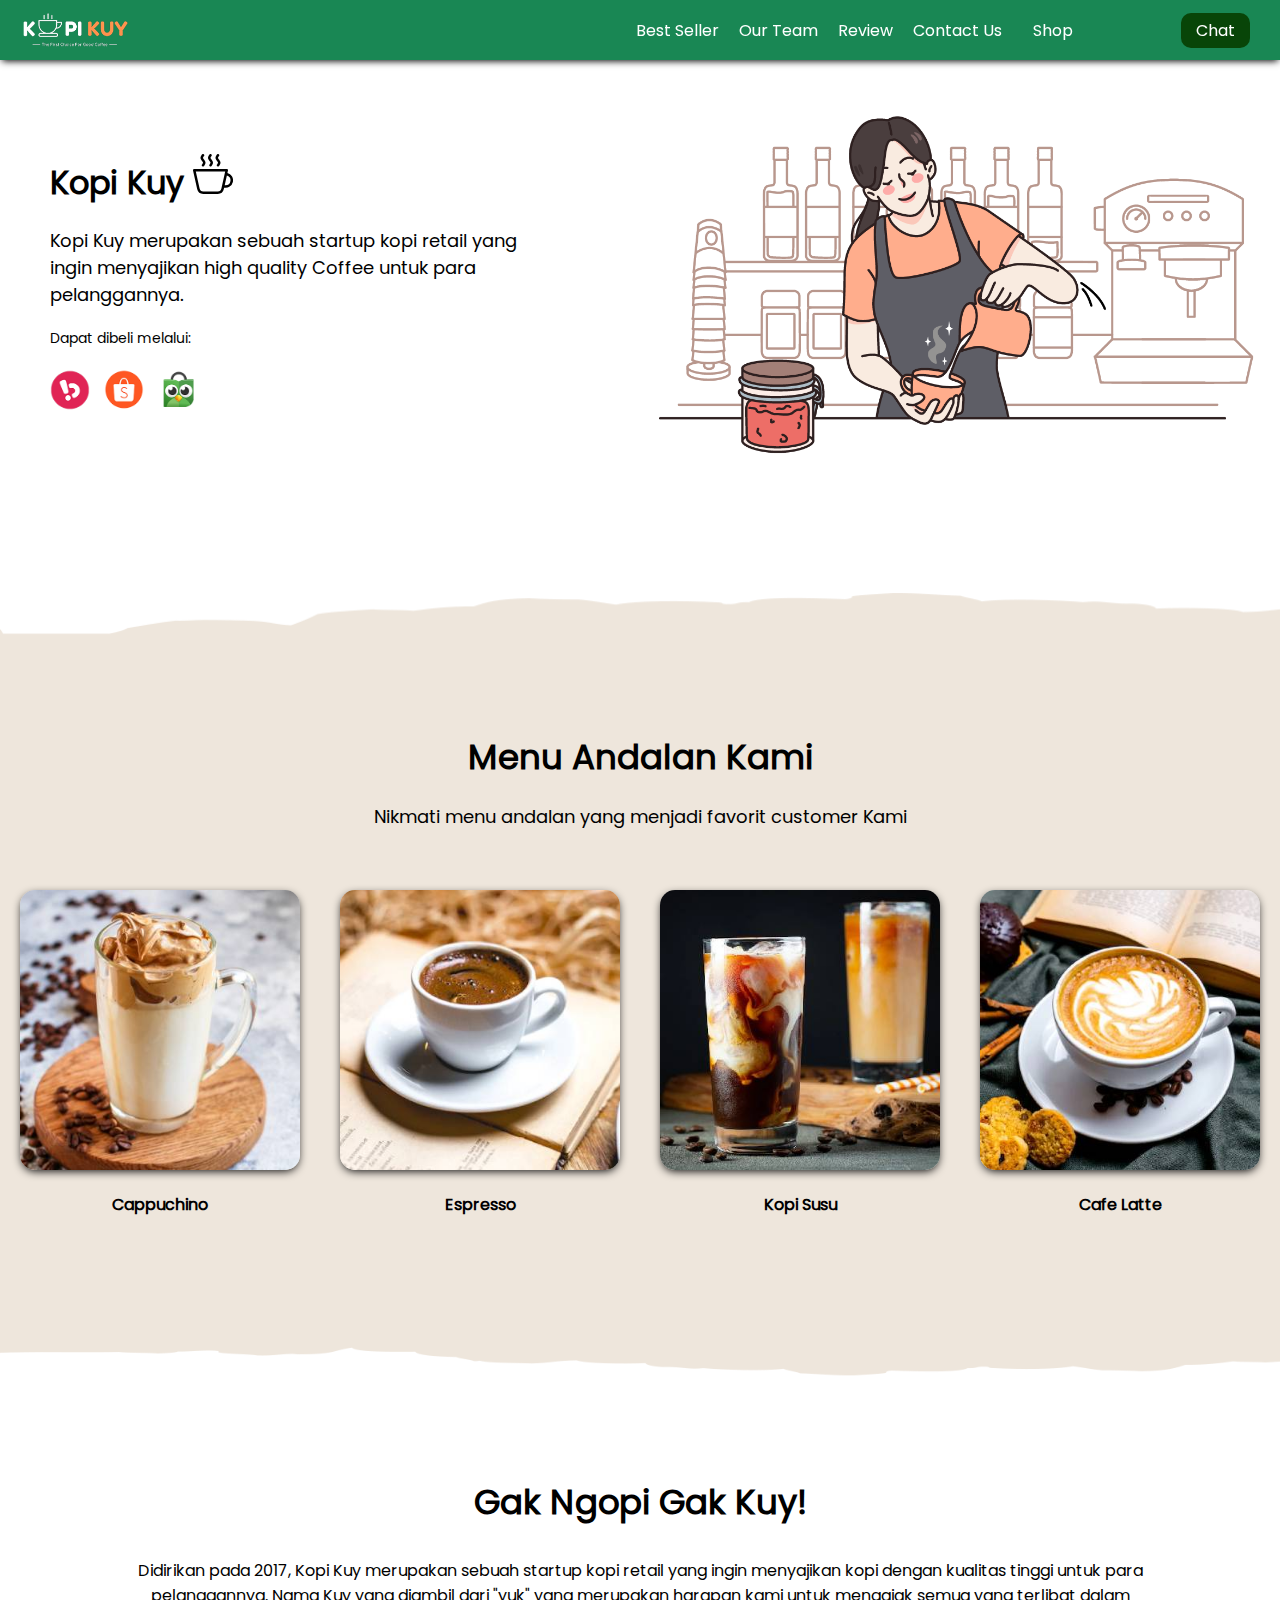
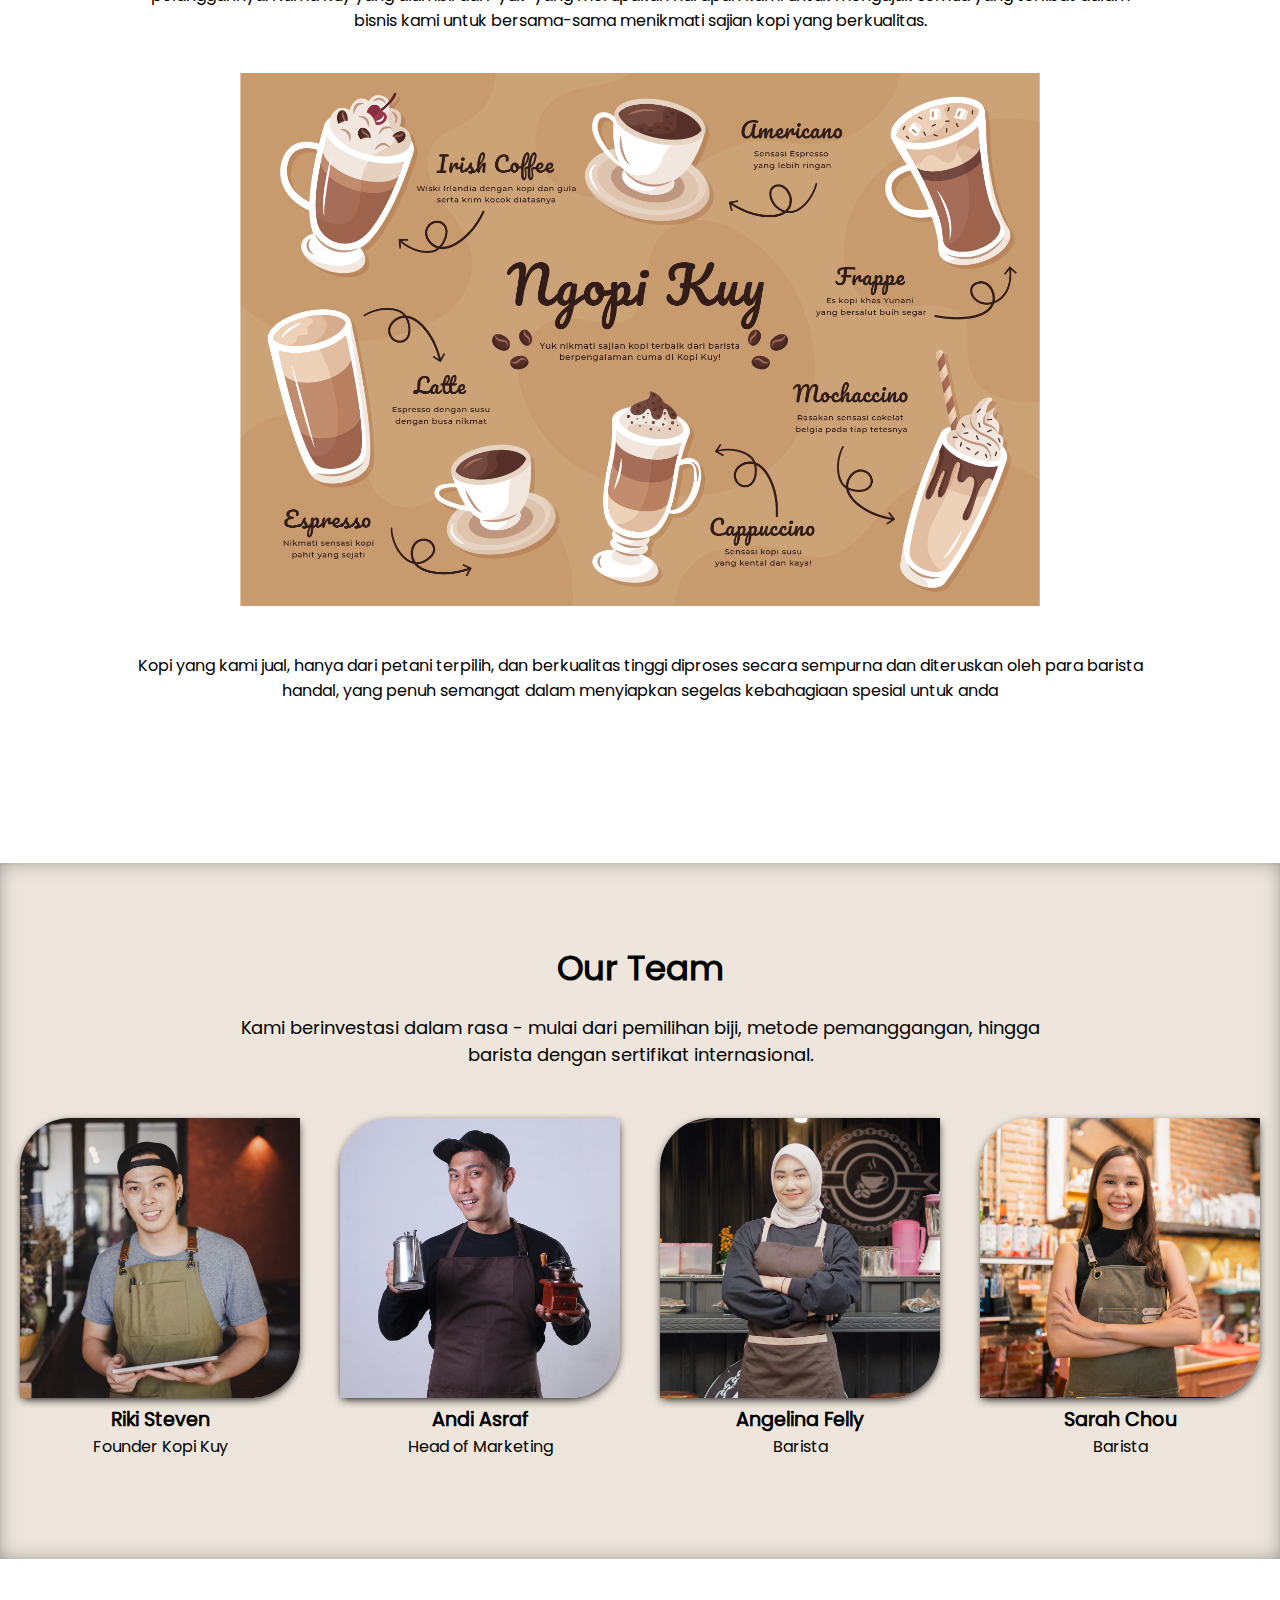
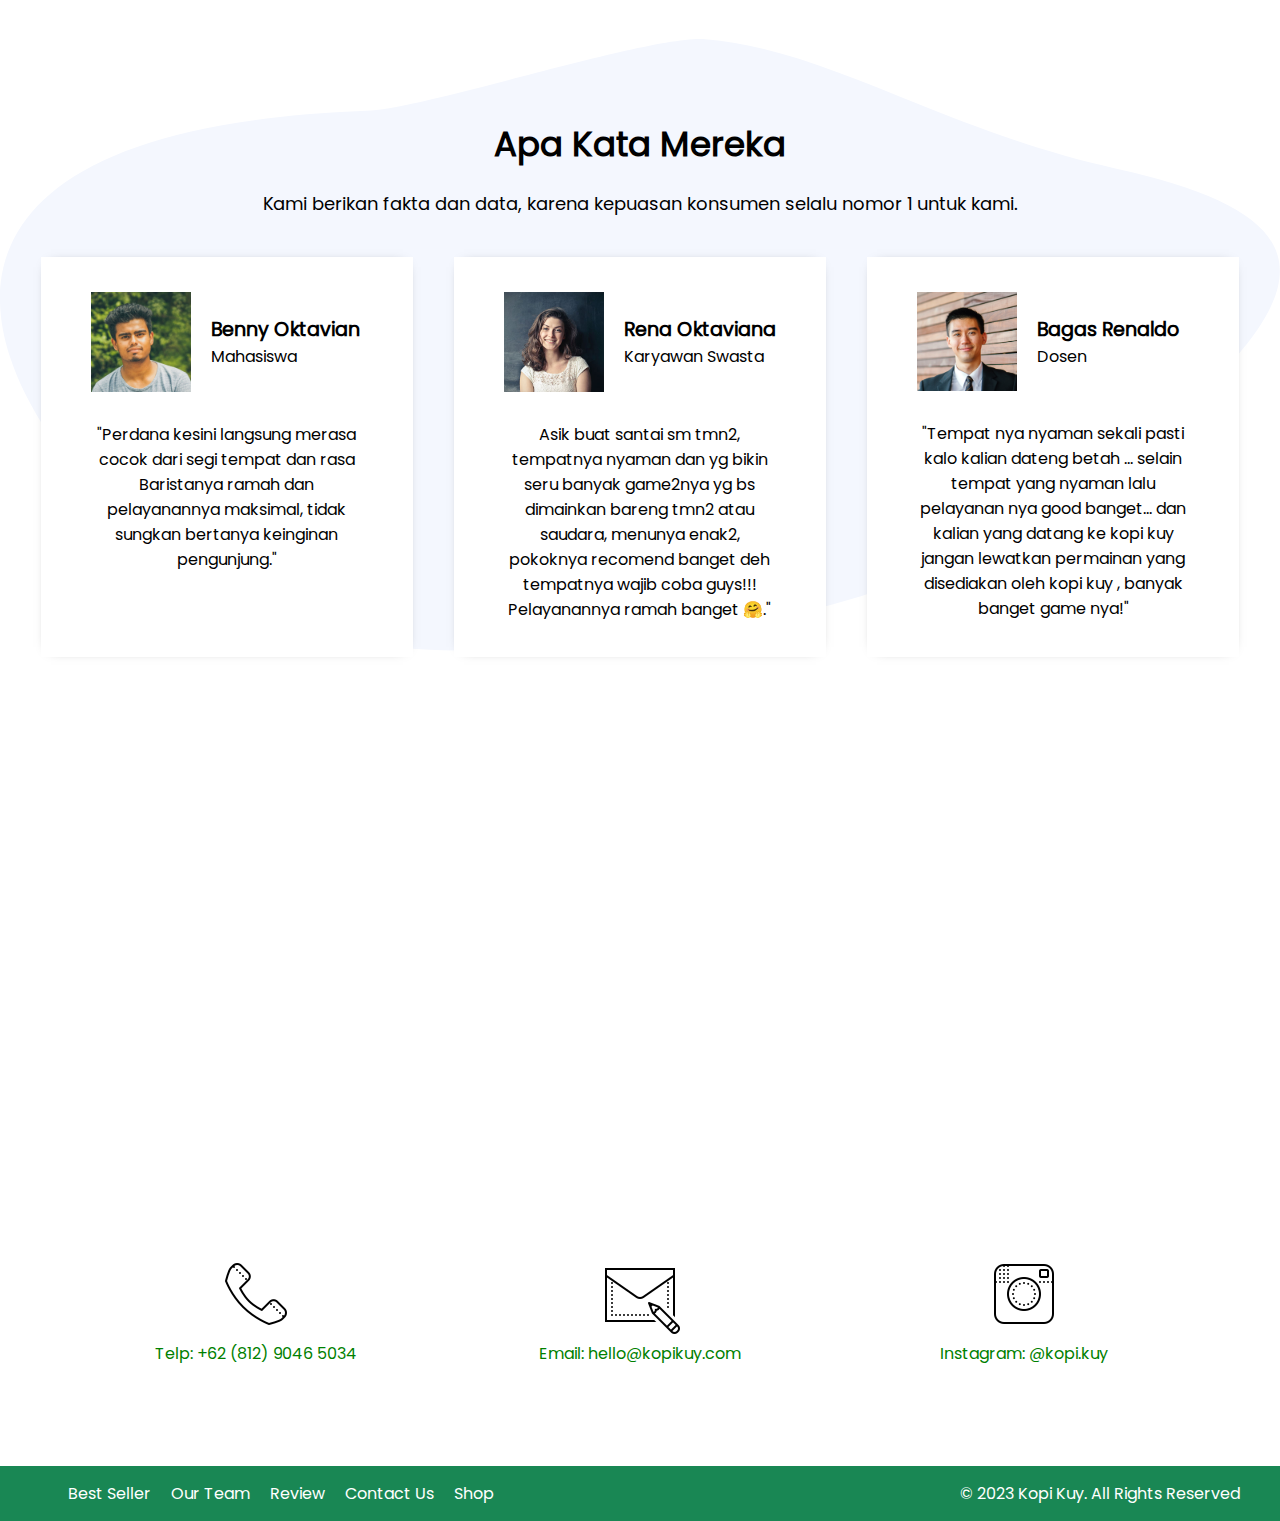
<file: index.html>
<!DOCTYPE html>
<html lang="id">

<head>
    <meta charset="UTF-8">
    <meta http-equiv="X-UA-Compatible" content="IE=edge">
    <meta name="viewport" content="width=device-width, initial-scale=1.0">
    <link rel="shortcut icon" href="images/favicon.ico" type="image/x-icon">
    <title>Website Kopi Kuy</title>
    <link rel="stylesheet" href="css/style.css">
</head>

<body>
    <nav>
        <div class="baris">
            <img class="logo" src="images/logo/logo_kuy.png">
            <div class="navigasi">
                <a href="#best-seller">Best Seller</a>
                <a href="#our-team">Our Team</a>
                <a href="#review">Review</a>
                <a href="#contact-us">Contact Us</a>
            </div>
            <a class="shop" href="produk.html">Shop</a>
            <a class="chat" href="https://wa.me/nomor_hp_anda_pakai_62" target="_blank">Chat</a>
        </div>
    </nav>

    <!--Tulis Kode Di Bawah Sini-->

    <header>

        <div class="baris">

            <div class="col-kiri">

                <h1 class="judul-header">
                    Kopi Kuy <img src="images/icon/icon_kopi.svg" alt="">
                </h1>

                <p class="subjudul-header">
                    Kopi Kuy merupakan sebuah startup kopi retail yang ingin menyajikan
                    high quality Coffee untuk para pelanggannya.
                </p>

                <p class="dapat-dibeli">
                    Dapat dibeli melalui:
                </p>

                <div class="olshop">
                    <img src="images/logo/logo_bukalapak.png" alt="">
                    <img src="images/logo/logo_shopee.png" alt="">
                    <img src="images/logo/logo_tokopedia.png" alt="">
                </div>


            </div>

            <img src="images/header/header1.png" alt="Gambar Header" class="col-kanan">

        </div>

    </header>



    <section class="best-seller" id="best-seller">

        <h2 class="judul-best-seller">
            Menu Andalan Kami
        </h2>
        <p class="subjudul-best-seller">
            Nikmati menu andalan yang menjadi favorit customer Kami
        </p>
        <div class="baris">
            <div class="col-produk">
                <img src="images/produk/product_capuchino.jpg" alt="">
                <p class="nama-produk">
                    Cappuchino
                </p>
            </div>
            <div class="col-produk">
                <img src="images/produk/product_espresso.jpg" alt="">
                <p class="nama-produk">
                    Espresso
                </p>
            </div>
            <div class="col-produk">
                <img src="images/produk/product_kopi_susu.jpg" alt="">
                <p class="nama-produk">
                    Kopi Susu
                </p>
            </div>
            <div class="col-produk">
                <img src="images/produk/product_latte.jpg" alt="">
                <p class="nama-produk">
                    Cafe Latte
                </p>
            </div>

        </div>
        </div>
    </section>


    <section class="about-us" id="about-us">

        <h2 class="judul-about-us">
            Gak Ngopi Gak Kuy!
        </h2>
        <p class="tentang-about-us">
            Didirikan pada 2017, Kopi Kuy merupakan sebuah startup kopi retail 
            yang ingin menyajikan kopi dengan kualitas tinggi untuk para pelanggannya. 
            Nama Kuy yang diambil dari "yuk" yang merupakan harapan kami untuk mengajak semua 
            yang terlibat dalam bisnis kami untuk bersama-sama menikmati sajian kopi yang berkualitas.
        </p>

        <img src="images/aset_kopi_jumbo.png" alt="">
        <p class="penjelasan-about-us">
            Kopi yang kami jual, hanya dari petani terpilih, dan berkualitas tinggi diproses 
            secara sempurna dan diteruskan oleh para barista handal, yang penuh semangat 
            dalam menyiapkan segelas kebahagiaan spesial untuk anda
        </p>


    </section>

    <section class="our-team" id="our-team">

        <h2 class="judul-team">
            Our Team
        </h2>
        <p class="subjudul-team">
            Kami berinvestasi dalam rasa - mulai dari pemilihan biji, metode pemanggangan, 
            hingga barista dengan sertifikat internasional.
        </p>

        <div class="baris">
            <div class="col-team">
                <img src="images/team/team1.jpg" alt="">
                <h3>
                    Riki Steven
                </h3>
                <p>
                    Founder Kopi Kuy
                </p>
        </div>
        <div class="col-team">
            <img src="images/team/team2.jpg" alt="">
            <h3>
                Andi Asraf
            </h3>
            <p>
                Head of Marketing
            </p>
        </div>
        <div class="col-team">
            <img src="images/team/team3.jpg" alt="">
            <h3>
                Angelina Felly
            </h3>
            <p>
                Barista
            </p>
        </div>
        <div class="col-team">
            <img src="images/team/team4.jpg" alt="">
            <h3>
                Sarah Chou
            </h3>
            <p>
                Barista
            </p>
        </div>

            </div>

        </div>

    </section>

    <section class="review" id="review">

        <h2 class="judul-review">
            Apa Kata Mereka
        </h2>
        <p class="subjudul-review">
            Kami berikan fakta dan data, karena kepuasan konsumen selalu nomor 1 untuk kami.
        </p>

        <div class="baris">
            <div class="col-review">
                <div class="profile">
                    <img src="images/customer/customer1.jpg" alt="">
                    <div class="nama-profile">
                        <h3>
                            Benny Oktavian
                        </h3>
                        <p>
                            Mahasiswa 
                        </p>
                    </div>
                </div>
                <p class="testimoni">
                "Perdana kesini langsung merasa cocok dari segi tempat dan rasa Baristanya ramah dan pelayanannya maksimal, tidak sungkan bertanya keinginan pengunjung."
                    </p>

            </div>
            <div class="col-review">
                <div class="profile">
                    <img src="images/customer/customer2.jpg" alt="">
                    <div class="nama-profile">
                        <h3>
                            Rena Oktaviana
                        </h3>
                        <p>
                            Karyawan Swasta 
                        </p>
                    </div>
                </div>
                <p class="testimoni">
                    Asik buat santai sm tmn2, tempatnya nyaman dan yg bikin seru banyak game2nya 
                    yg bs dimainkan bareng tmn2 atau saudara, menunya enak2, pokoknya recomend 
                    banget deh tempatnya wajib coba guys!!! Pelayanannya ramah banget 🤗."
                </p>

            </div>
            <div class="col-review">
                <div class="profile">
                    <img src="images/customer/customer3.jpg" alt="">
                    <div class="nama-profile">
                        <h3>
                            Bagas Renaldo
                        </h3>
                        <p>
                            Dosen
                        </p>
                    </div>
                </div>
                <p class="testimoni">
                    "Tempat nya nyaman sekali pasti kalo kalian dateng betah ...
                    selain tempat yang nyaman lalu pelayanan nya good banget...
                    dan kalian yang datang ke kopi kuy jangan lewatkan permainan yang disediakan 
                    oleh kopi kuy , banyak banget game nya!"
                </p>

            </div>

        </div>

    </section>

    <section class="contact-us" id="contact-us">
        <iframe src="https://www.google.com/maps/embed?pb=!1m14!1m8!1m3!1d7932.741866032694!2d106.668581!3d-6.214715!3m2!1i1024!2i768!4f13.1!3m3!1m2!1s0x2e69f9912c7f297b%3A0xe5a3a671dae861ab!2sKopi%20kuy!5e0!3m2!1sid!2sid!4v1680617229460!5m2!1sid!2sid"
        width="100%" height="300" style="border:0;" allowfullscreen="" loading="lazy"
        referrerpolicy="no-referrer-when-downgrade"></iframe>

        <div class="baris">
            <div class="col-kontak">
                <img src="images/icon/icon_phone.png" alt="">
                <p>
                    Telp: +62 (812) 9046 5034
                </p>
            </div>
        <div class="col-kontak">
                <img src="images/icon/icon_mail.png" alt="">
                <p>
                    Email: hello@kopikuy.com
                </p>
            </div>
        <div class="col-kontak">
                <img src="images/icon/icon_instagram.png" alt="">
                <p>
                    Instagram: @kopi.kuy
                </p>
            </div>
        </div>

    </section>

    <footer>
        <div class="baris">
            <div class="navigasi">
                <a href="#best-seller">Best Seller</a>
                <a href="#our-team">Our Team</a>
                <a href="#review">Review</a>
                <a href="#contact-us">Contact Us</a>
                <a href="produk.html">Shop</a>
            </div>
            <p class="copyright">© 2023 Kopi Kuy. All Rights Reserved</p>
        </div>
    </footer>
   






















    <!--Kode Selesai-->
</body>

</html>
</file>
<file: css/style.css>
/* Pengaturan Global */

/* Mendaftarkan font ke dalam CSS, dan memberi nama family */
@font-face {
   font-family: 'Poppins';
   src: url(../fonts/poppins.woff2);
}

* {
   box-sizing: border-box;
   margin: 0;
   padding: 0;
}

html {
   /* agar scroll ketika klik pada navigasi menjadi halus */
   scroll-behavior: smooth;
}

body {
   /* mendaftarkan semua teks pada body menjadi family Poppins */
   font-family: 'Poppins';
}

a {
   /* menghilangkan garis bawah pada link */
   text-decoration: none;

   /* menghilangkan warna bawaan pada link */
   color: unset;
}

h2 {
   /* mengatur ukuran huruf ke 34 pixel */
   font-size: 34px;
}

h3 {
   /* mengatur ukuran huruf ke 1.2rem */
   font-size: 1.2rem;
}

h1,
h2,
h3 {
   /* mengatur tebal huruf */
   font-weight: bold;
}

img {
   /* 
      mengatur agar semua elemen img memiliki panjang maksimal 100% agar
      tidak besar gambar tidak melebihi layar ataupun pembungkus
   */
   max-width: 100%;
}

/* Navigasi */

nav {
   /* background-color mengatur warna latar belakang */
   background-color: red;

   /* penulisan 2 background-color seperti ini akan mengabaikan penulisan sebelumnya */
   background-color: #198754;

   /* box-shadow membuat efek bayangan */
   box-shadow: 0 3px 7px -2px #000;

   /* width mengatur panjang elemen */
   width: 100%;
   padding-top: 10px;
   padding-bottom: 10px;

   /* position mengatur posisi elemen, static untuk biasa, fixed untuk efek menempel */
   position: fixed;

   /* Nilai z-index semakin besar, maka elemen akan semakin di depan */
   z-index: 500;
}

/* 
   PERHATIKAN bahwa dalam mengatur elemen, nama elemen langsung ditulis
   sedangkan untuk mengatur class, dibutuhkan tanda titik (.) terlebih dulu
   img {} berarti elemen dengan tag img, 
   sedangkan .img artinya elemen dengan kelas img   
*/

.baris {
   /* 
      display: flex memiliki pengaturan yang dapat mengatur agar elemen
      di dalamnya memiliki ukuran yang fleksibel
   */
   display: flex;

   /* 
      align-items: center mengatur elemen di dalamnya rata tengah vertikal
   */
   align-items: center;

   /* 
      justify-content: center mengatur elemen di dalamnya rata tengah horizontal
   */
   justify-content: center;

   /* 
      flex-wrap: wrap mengatur agar jika panjang elemen berlebih, maka elemen
      akan otomatis diletakan di baris baru
   */
   flex-wrap: wrap;
}

section {
   /* text-align mengatur rata tulisan, bisa bernilai: left, right, center, justify */
   text-align: center;
}

.logo {
   /* height mengatur tinggi elemen */
   height: 40px;
   margin-left: 20px;
}

.navigasi {
   margin-left: auto;
   margin-right: 15px;
}

.navigasi a,
.shop {
   color: #fff;
   padding-left: 8px;
   padding-right: 8px;
}

.shop {
   margin-right: 100px;
}

.chat {
   margin-right: 30px;
   background-color: rgb(8, 69, 8);
   color: #fff;
   padding-top: 5px;
   padding-right: 15px;
   padding-bottom: 5px;
   padding-left: 15px;
   border-radius: 10px;
}


/* HEADER */


header,
section {
   /*
    padding mengatur jarak ke dalam
    pada padding dan margin ditambahkan top / right / bottom / top 
    untuk mengatur jarak masing-masing 
   */
   padding-top: 80px;
   padding-bottom: 80px;

   /* margin mengatur jarak ke luar */
   margin-bottom: 80px;
}

/* penulisan CSS dapat digabung dengan beberapa elemen */
.col-kiri,
.col-kanan {
   /* width mengatur panjang elemen. 50% artinya setengah ukuran pembungkus */
   width: 50%;
}

.col-kiri {
   padding-left: 50px;
   padding-right: 120px;
}

.judul-header {
   margin-bottom: 20px;
}

.subjudul-header {
   /* font-size digunakan untuk mengatur ukuran huruf */
   font-size: 18px;
}

.dapat-dibeli {
   margin-top: 20px;
   margin-bottom: 20px;
   font-size: 14px;
}

.olshop img {
   width: 40px;

   /* height digunakan untuk mengatur tinggi elemen */
   height: auto;
   margin-right: 10px;
}

/* Best Seller */

.best-seller {
   position: relative;

   /* background-color mengatur warna latar belakang elemen */
   background-color: #EEE6DC;
}

/* 
terkait position, after, dan before memerlukan pemahaman mendalam
terkait layout pada CSS untuk dapat memahami secara penuh 
*/

.best-seller::before,
.best-seller::after {
   position: absolute;
   content: "";
   width: 100%;
   height: 76px;

   /* background-image untuk menambahkan gambar sebagai background */
   background-image: url(../images/garis-atas.png);

   /*background-size agar gambar latar menyesuaikan tinggi / panjang elemen */
   background-size: cover;

   top: -60px;
   left: 0;
}

.best-seller::after {
   height: 60px;
   background-image: url(../images/garis-bawah.png);
   top: unset;
   bottom: -60px;
}

.judul-best-seller {
   margin-bottom: 20px;
}

.subjudul-best-seller {
   font-size: 18px;
   margin-bottom: 40px;
}

.col-produk {
   /* 
      Penulisan padding dan margin seperti padding:20px ini penulisan singkat 
      yang berarti top, right, bottom, left nilainya sama, yaitu 20px 
   */
   padding: 20px;
   width: 25%;
}

.col-produk img {
   /* transition membuat animasi transisi dari perubahan style, 0.3s berarti 0.3 detik */
   transition: all 0.3s ease;

   /* border-radius  Membuat sudut membulat */
   border-radius: 15px;

   /* box-shadow membuat efek bayangan */
   box-shadow: 0 3px 10px -2px #000;
}

/* :hover akan dijalankan saat mouse ada di atas elemen */
.col-produk img:hover {

   /* membuat transformasi, bisa berupa scale(1.05), rotate(180deg), translateY(-50px), dsb */
   transform: scale(0.9);
   border-radius: 50%;
}

.nama-produk {
   margin-top: 15px;
   font-weight: bold;
}

/* About US */

.about-us {
   /* max-width: 80%; mengatur panjang maksimal elemen tidak boleh melebihi 80% layar */
   max-width: 80%;

   /* margin-left dan margin-right auto akan membuat posisi elemen berada di tengah */
   margin-left: auto;
   margin-right: auto;
}

.judul-about-us {
   margin-bottom: 30px;
}

/* 
   penulisan .about-us img {} berarti mengatur elemen img 
   yang ada di dalam elemen dengan kelas about-us 
   harap perhatikan .about-us dan image dipisahkan spasi
   penulisan class diawali titik (.) penulisan elemen tidak
*/
.about-us img {
   /* 
      Penulisan width: 800px dan max-width: 100% mengatur agar
      elemen memiliki panjang 800px namun tidak boleh melebihi 100% ukuran layar
   */
   width: 800px;
   max-width: 100%;
}

.tentang-about-us {
   margin-bottom: 40px;
}

.penjelasan-about-us {
   margin-top: 40px;
}

/* OUR TEAM */

.our-team {
   background-color: #EEE6DC;
   box-shadow: inset 0px 0px 23px -6px #707070;
}

.judul-team {
   margin-bottom: 20px;
}

.subjudul-team {
   margin-bottom: 30px;
   font-size: 18px;
   width: 800px;
   max-width: 90%;
   margin-left: auto;
   margin-right: auto;
}

.col-team {
   width: 25%;
   padding: 20px;
}

.col-team img {
   box-shadow: 0 3px 10px -2px #000;
   border-radius: 50px 0px 50px 0px;
}


/* REVIEW */

.review {
   background-image: url(../images/bg-review.svg);
   /* 
      background-size: contain;
      membuat gambar latar belakang tidak terpotong
   */
   background-size: contain;

   /* 
      background-repeat: no-repeat;
      membuat gambar latar belakang tidak diulang (duplikat)
   */
   background-repeat: no-repeat;
   padding-left: 20px;
   padding-right: 20px;
}

.judul-review {
   margin-bottom: 20px;
}

.subjudul-review {
   margin-bottom: 40px;
   font-size: 18px;
}

.review .baris {
   justify-content: space-around;
   /* align-items: stretch; membuat tinggi elemen di dalam .review .baris seragam */
   align-items: stretch;
}

.col-review {
   width: 30%;
   padding: 35px 50px;
   box-shadow: 0px 0px 12px -10px #000;
   background-color: #fff;
}

.profile {
   display: flex;
   margin-bottom: 30px;
   align-items: center;
}

/* mengatur elemen img yang ada di dalam class(.) profile */
.profile img {
   width: 100px;
   margin-right: 20px;
}

.profile .nama-profile {
   text-align: left;
}

/* CONTACT US */
.contact-us {
   margin-bottom: 20px;
}

.col-kontak {
   width: 30%;
   margin-top: 50px;
   /* color mengatur warna tulisan */
   color: green;
}

/* FOOTER */

footer {
   background-color: #198754;
   padding-top: 15px;
   padding-bottom: 15px;
   color: #fff;
   padding-right: 40px;
   padding-left: 40px;
}

footer .navigasi {
   margin-left: 20px;
   margin-right: auto;
}

/* UNTUK RESPONSIF DI BAWAH */

@media (max-width:600px) {

   .navigasi {
      display: none;
   }

   .shop {
      margin-right: 20px;
      margin-left: auto;
   }

   .col-kiri,
   .col-kanan {
      width: 100%;
      text-align: center;
      padding: 20px;
   }

   .col-produk,
   .col-team,
   .col-kontak {
      width: 50%;
   }

   .best-seller {
      padding-left: 30px;
      padding-right: 30px;
   }

   .col-review {
      width: 100%;
      margin-bottom: 30px;
   }

}
</file>
